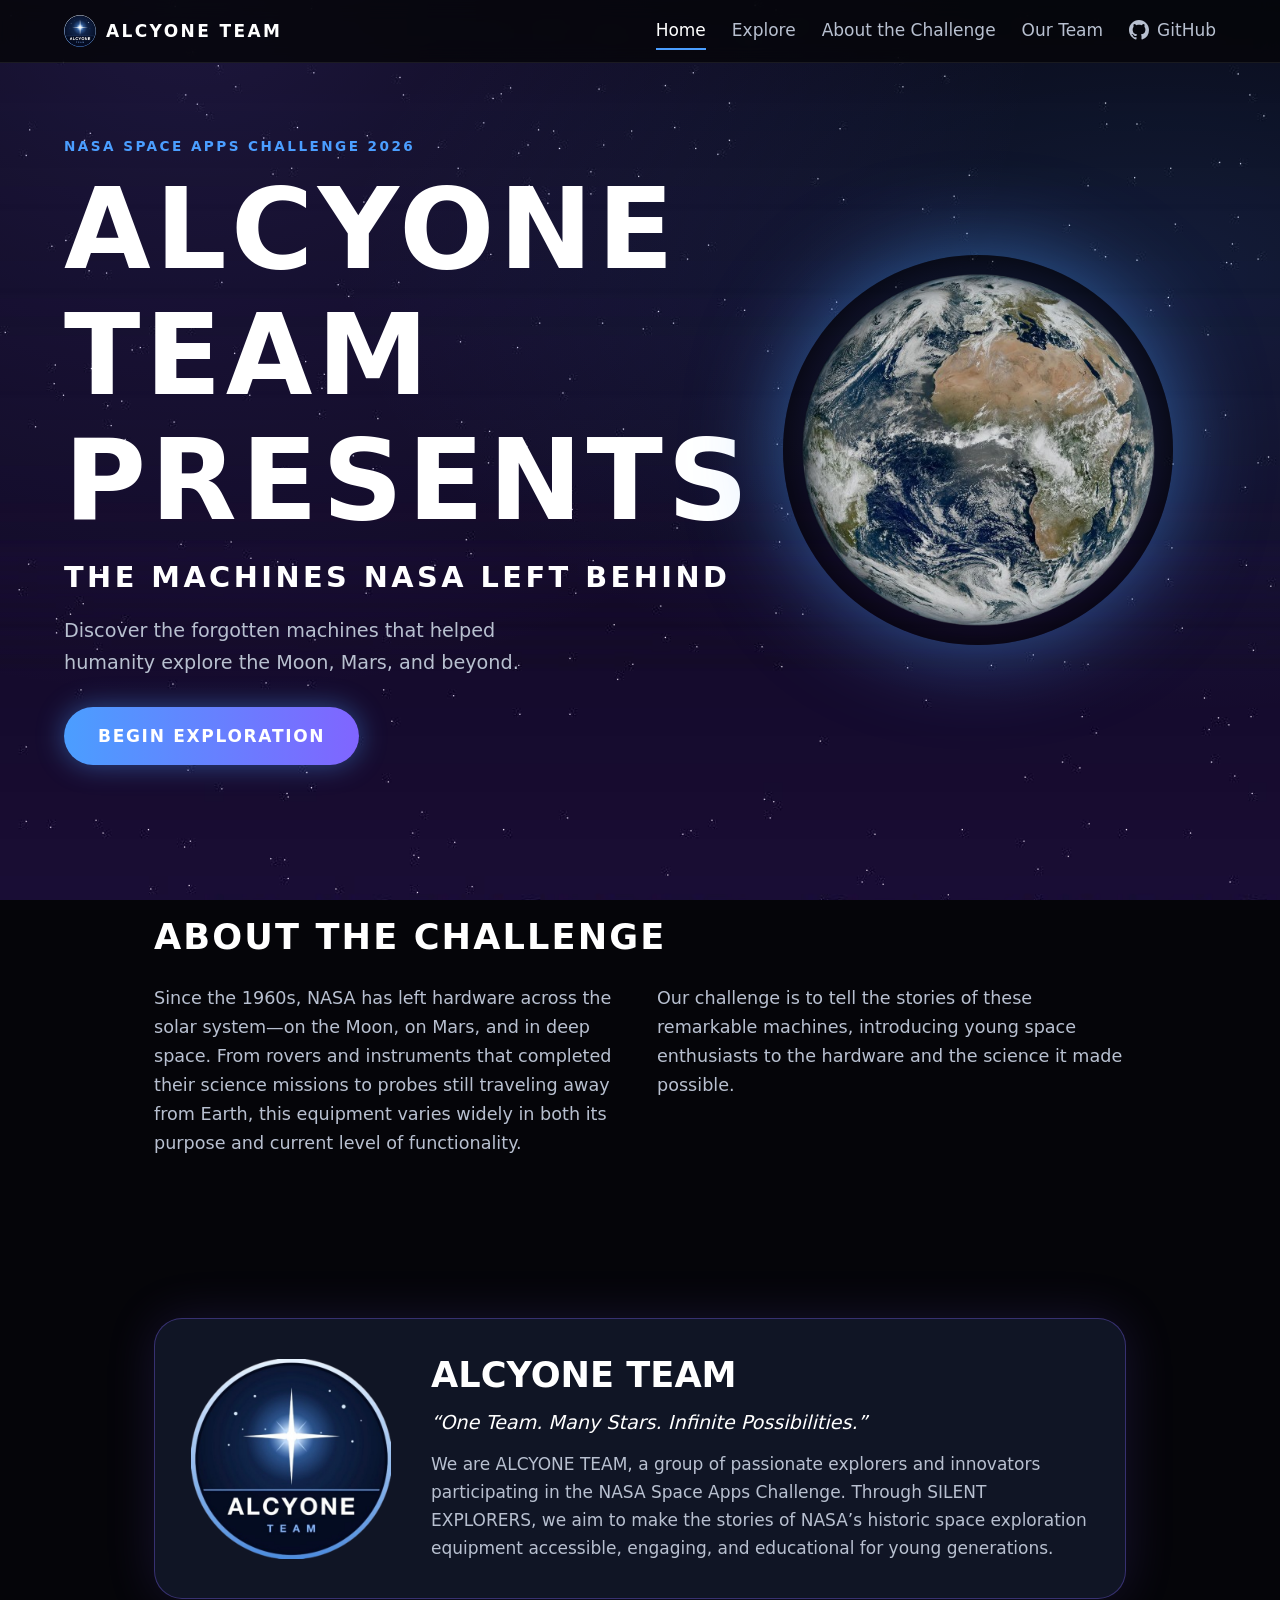
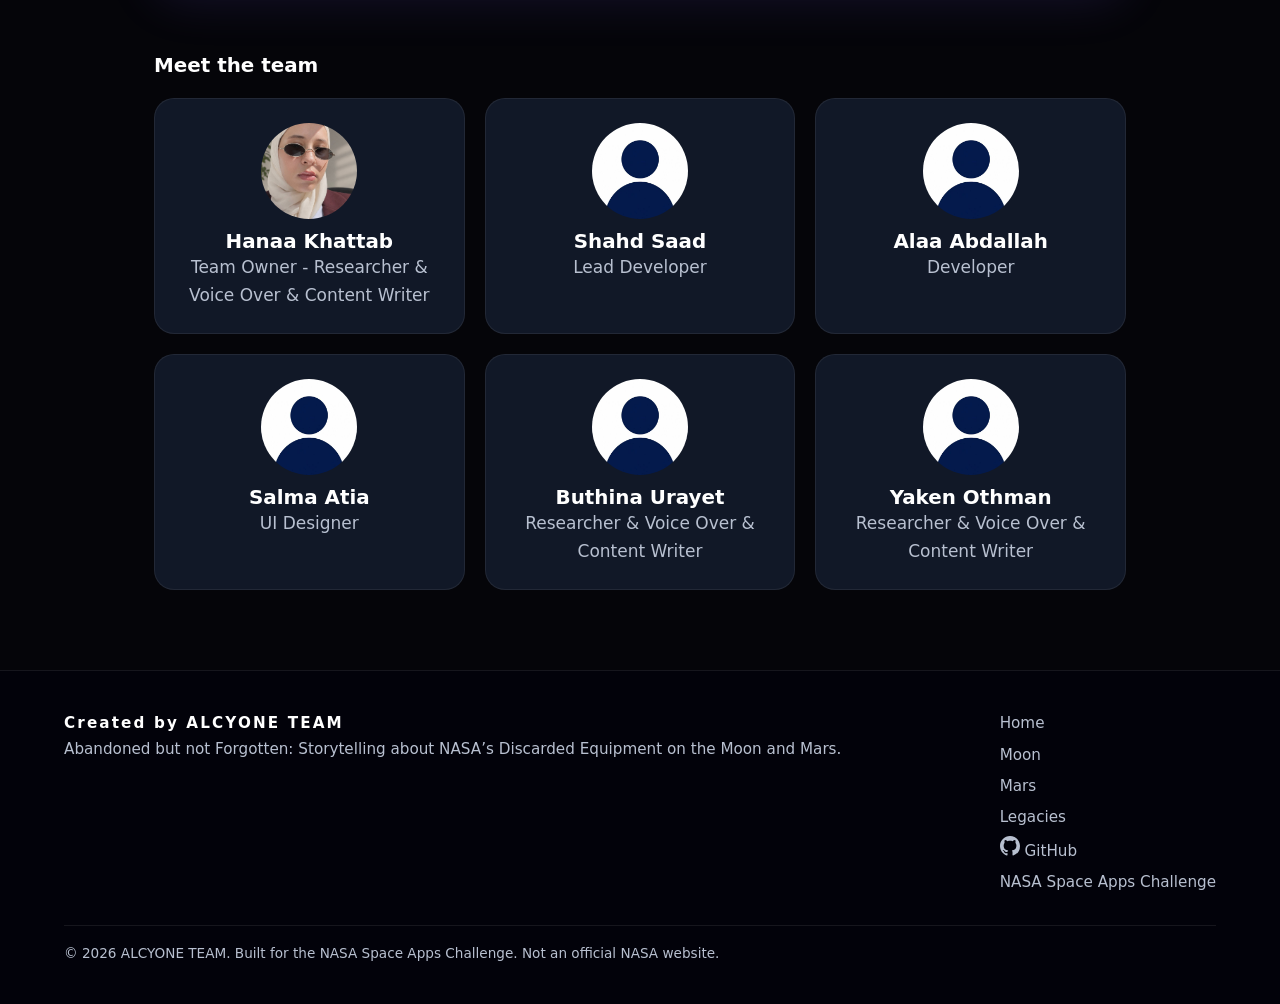
<file: index.html>
<!doctype html>
<html lang="en">
  <head>
    <meta charset="utf-8" />
    <meta name="viewport" content="width=device-width, initial-scale=1" />
    <title>ALCYONE TEAM</title>
    <link rel="stylesheet" href="css/style.css" />
    <link rel="icon" type="image/png" href="images/photo_2026-10-27_21-55-32-removebg-preview.png" />
  </head>
  <body class="home">
    <header class="nav">
      <a class="brand" href="index.html"
        ><img
          src="images/photo_2026-10-27_21-55-32-removebg-preview.png"
          alt="ALCYONE TEAM logo"
          width="32"
          height="32"
        />ALCYONE TEAM</a
      ><input type="checkbox" id="mt" class="mt" /><label
        for="mt"
        class="mb"
        aria-label="Menu"
        ><span></span
      ></label>
      <nav>
  <a href="index.html" aria-current="page">Home</a>
  <a href="exploration-1.html">Explore</a>
  <a href="index.html#about">About the Challenge</a>
  <a href="index.html#team">Our Team</a>
  <a href="https://github.com/shahdsaad-ly/ALCYONE-TEAM---NASA-SPACE-APPS-CHALLENGE-2026" class="nav-github" target="_blank" rel="noopener" aria-label="Team ALCYONE on GitHub">
    <svg viewBox="0 0 16 16" width="20" height="20" fill="currentColor" aria-hidden="true">
            <path d="M8 0C3.58 0 0 3.58 0 8c0 3.54 2.29 6.53 5.47 7.59.4.07.55-.17.55-.38 0-.19-.01-.82-.01-1.49-2.01.37-2.53-.49-2.69-.94-.09-.23-.48-.94-.82-1.13-.28-.15-.68-.52-.01-.53.63-.01 1.08.58 1.23.82.72 1.21 1.87.87 2.33.66.07-.52.28-.87.51-1.07-1.78-.2-3.64-.89-3.64-3.95 0-.87.31-1.59.82-2.15-.08-.2-.36-1.02.08-2.12 0 0 .67-.21 2.2.82.64-.18 1.32-.27 2-.27.68 0 1.36.09 2 .27 1.53-1.04 2.2-.82 2.2-.82.44 1.1.16 1.92.08 2.12.51.56.82 1.27.82 2.15 0 3.07-1.87 3.75-3.65 3.95.29.25.54.73.54 1.48 0 1.07-.01 1.93-.01 2.2 0 .21.15.46.55.38A8.013 8.013 0 0016 8c0-4.42-3.58-8-8-8z"/>
            </svg>
            <span>GitHub</span>
  </a>
</nav>
    </header>
    <main>
      <section class="hero">
        <div class="ht">
          <p class="ident">NASA SPACE APPS CHALLENGE 2026</p>
          <h1>ALCYONE TEAM PRESENTS</h1>
          <p class="chal">THE MACHINES NASA LEFT BEHIND</p>
          <p class="sub">
            Discover the forgotten machines that helped humanity explore the
            Moon, Mars, and beyond.
          </p>
          <a class="btn" href="exploration-1.html">BEGIN EXPLORATION</a>
        </div>
        <img
          class="earth"
          src="images/image-removebg-preview.png"
          alt="Planet Earth seen from space"
          width="500"
          height="500"
        />
      </section>
      <section id="about" class="wrap">
        <h2>ABOUT THE CHALLENGE</h2>
        <div class="two">
          <p class="lead">
            Since the 1960s, NASA has left hardware across the solar system—on
            the Moon, on Mars, and in deep space. From rovers and instruments
            that completed their science missions to probes still traveling away
            from Earth, this equipment varies widely in both its purpose and
            current level of functionality.
          </p>
          <p class="lead">
            Our challenge is to tell the stories of these remarkable machines,
            introducing young space enthusiasts to the hardware and the science
            it made possible.
          </p>
        </div>
      </section>
      <section id="team" class="wrap">
        <div class="tm">
          <img
            src="images/photo_2026-10-27_21-55-32-removebg-preview.png"
            alt="ALCYONE TEAM logo"
            width="200"
            height="200"
          />
          <div>
            <h2>ALCYONE TEAM</h2>
            <p class="slogan">
              “One Team. Many Stars. Infinite Possibilities.”
            </p>
            <p>
              We are ALCYONE TEAM, a group of passionate explorers and
              innovators participating in the NASA Space Apps Challenge. Through
              SILENT EXPLORERS, we aim to make the stories of NASA’s historic space
              exploration equipment accessible, engaging, and educational for
              young generations.
            </p>
          </div>
        </div>
        <h3 class="mh">Meet the team</h3>
        <ul class="members">
          <li class="mem">
            <img
              src="images/team-member-01.jpg"
              alt="Photo of Team Member 01"
              width="96"
              height="96"
            />
            <h3>Hanaa Khattab</h3>
            <p>Team Owner - Researcher & Voice Over & Content Writer</p>
          </li>
          <li class="mem">
            <img
              src="images/team-member-02.jpg"
              alt="Photo of Team Member 02"
              width="96"
              height="96"
            />
            <h3>Shahd Saad</h3>
            <p>Lead Developer</p>
          </li>
          <li class="mem">
            <img
              src="images/team-member-03.jpg"
              alt="Photo of Team Member 03"
              width="96"
              height="96"
            />
            <h3>Alaa Abdallah</h3>
            <p>Developer</p>
          </li>
          <li class="mem">
            <img
              src="images/team-member-04.jpg"
              alt="Photo of Team Member 04"
              width="96"
              height="96"
            />
            <h3>Salma Atia</h3>
            <p>UI Designer</p>
          </li>
          <li class="mem">
            <img
              src="images/team-member-05.jpg"
              alt="Photo of Team Member 05"
              width="96"
              height="96"
            />
            <h3>Buthina Urayet</h3>
            <p>Researcher & Voice Over & Content Writer</p>
          </li>
          <li class="mem">
            <img
              src="images/team-member-06.jpg"
              alt="Photo of Team Member 06"
              width="96"
              height="96"
            />
            <h3>Yaken Othman</h3>
            <p>Researcher & Voice Over & Content Writer</p>
          </li>
        </ul>
      </section>
    </main>
    <footer class="foot">
      <div>
        <strong>Created by ALCYONE TEAM</strong>
        <p>
          Abandoned but not Forgotten: Storytelling about NASA’s Discarded
          Equipment on the Moon and Mars.
        </p>
      </div>
      <div>
        <a href="index.html">Home</a><a href="exploration-1.html">Moon</a
        ><a href="exploration-2.html">Mars</a
        ><a href="exploration-3.html">Legacies</a
        >
        <a href="https://github.com/shahdsaad-ly/ALCYONE-TEAM---NASA-SPACE-APPS-CHALLENGE-2026"
            class="nav-github" target="_blank" rel="noopener"
            aria-label="Team ALCYONE on GitHub">
            <svg viewBox="0 0 16 16" width="20" height="20" fill="currentColor" aria-hidden="true">
            <path d="M8 0C3.58 0 0 3.58 0 8c0 3.54 2.29 6.53 5.47 7.59.4.07.55-.17.55-.38 0-.19-.01-.82-.01-1.49-2.01.37-2.53-.49-2.69-.94-.09-.23-.48-.94-.82-1.13-.28-.15-.68-.52-.01-.53.63-.01 1.08.58 1.23.82.72 1.21 1.87.87 2.33.66.07-.52.28-.87.51-1.07-1.78-.2-3.64-.89-3.64-3.95 0-.87.31-1.59.82-2.15-.08-.2-.36-1.02.08-2.12 0 0 .67-.21 2.2.82.64-.18 1.32-.27 2-.27.68 0 1.36.09 2 .27 1.53-1.04 2.2-.82 2.2-.82.44 1.1.16 1.92.08 2.12.51.56.82 1.27.82 2.15 0 3.07-1.87 3.75-3.65 3.95.29.25.54.73.54 1.48 0 1.07-.01 1.93-.01 2.2 0 .21.15.46.55.38A8.013 8.013 0 0016 8c0-4.42-3.58-8-8-8z"/>
            </svg>
            <span>GitHub</span>
        </a>
        <a
          href="https://www.spaceappschallenge.org/"
          target="_blank"
          rel="noopener"
          >NASA Space Apps Challenge</a
        >
      </div>
      <p class="copy">
        © 2026 ALCYONE TEAM. Built for the NASA Space Apps Challenge. Not an
        official NASA website.
      </p>
    </footer>
  </body>
</html>
</file>
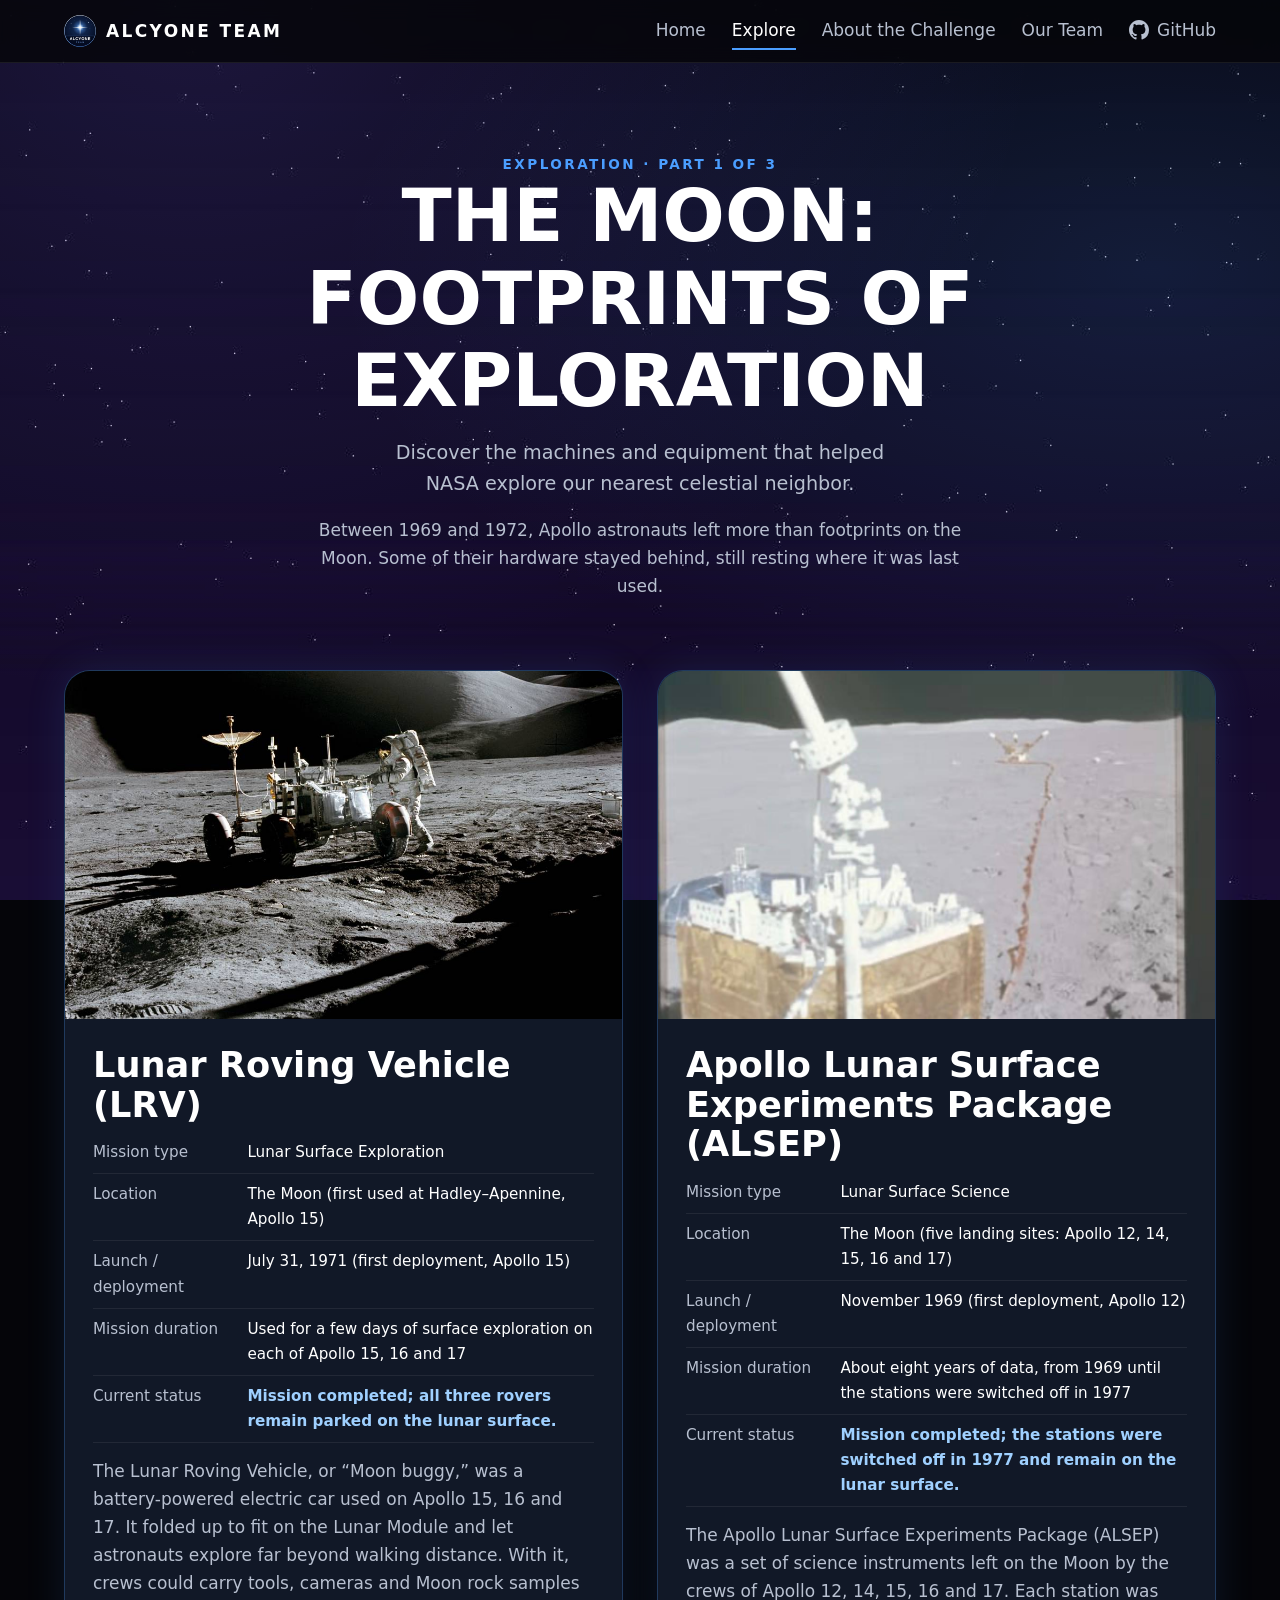
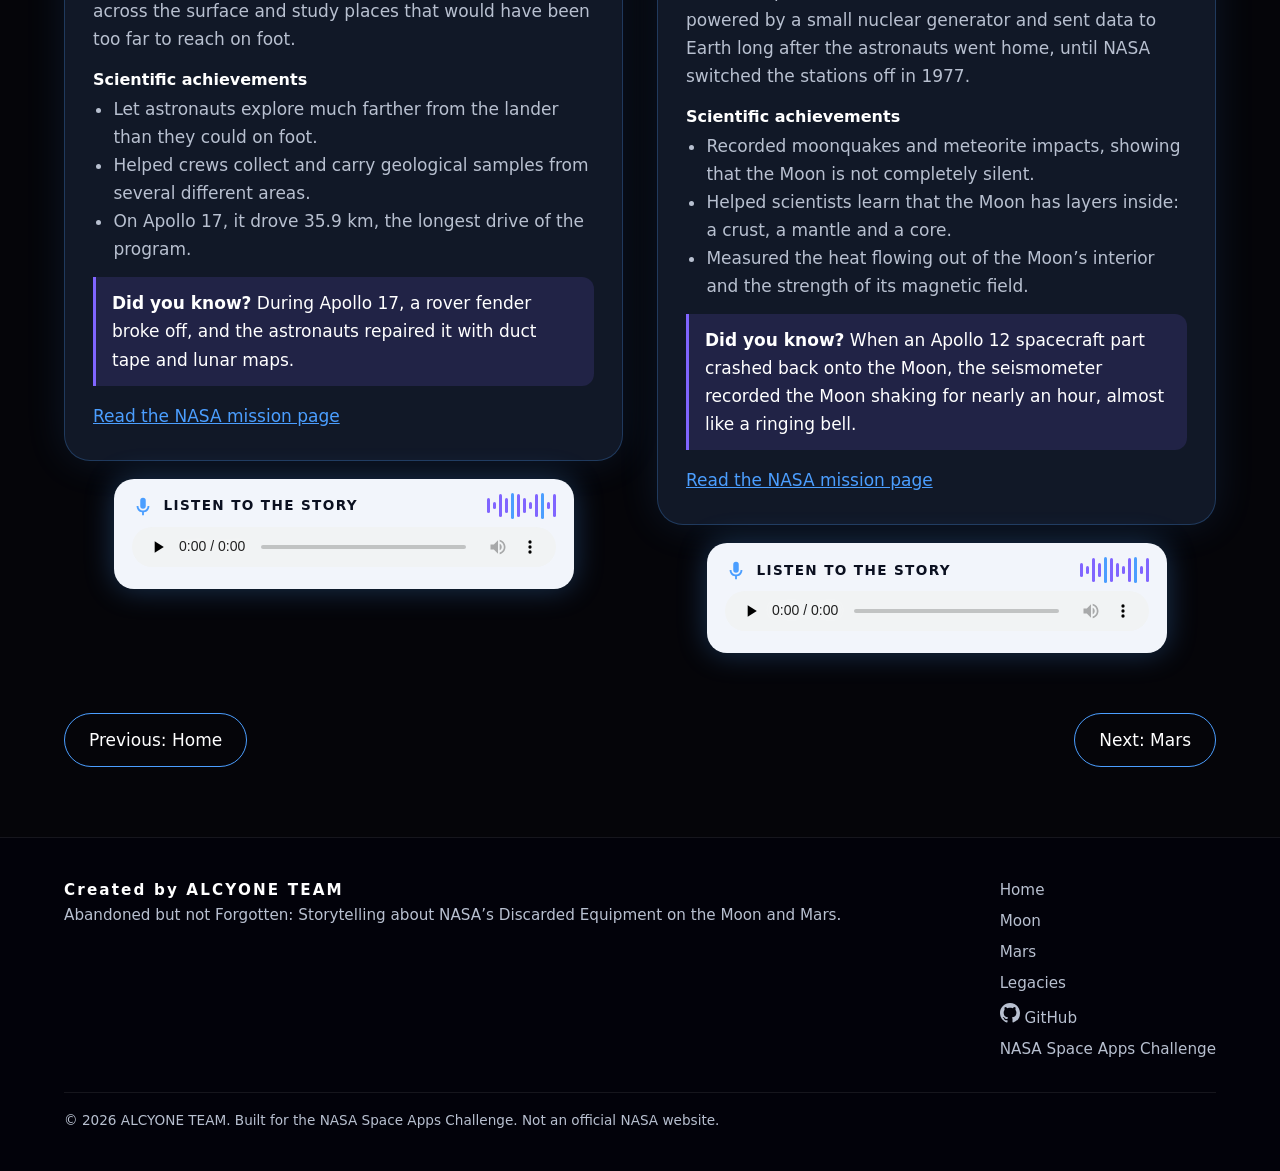
<file: exploration-1.html>
<!doctype html>
<html lang="en">
  <head>
    <meta charset="utf-8" />
    <meta name="viewport" content="width=device-width, initial-scale=1" />
    <title>The Moon: Footprints Of Exploration</title>
    <link rel="stylesheet" href="css/style.css" />
    <link rel="icon" type="image/png" href="images/photo_2026-10-27_21-55-32-removebg-preview.png" />
  </head>
  <body class="">
    <header class="nav">
      <a class="brand" href="index.html"
        ><img
          src="images/photo_2026-10-27_21-55-32-removebg-preview.png"
          alt="ALCYONE TEAM logo"
          width="32"
          height="32"
        />ALCYONE TEAM</a
      ><input type="checkbox" id="mt" class="mt" /><label
        for="mt"
        class="mb"
        aria-label="Menu"
        ><span></span
      ></label>
        <nav>
        <a href="index.html">Home</a>
        <a href="exploration-1.html" aria-current="page">Explore</a>
        <a href="index.html#about">About the Challenge</a>
        <a href="index.html#team">Our Team</a>
        <a href="https://github.com/shahdsaad-ly/ALCYONE-TEAM---NASA-SPACE-APPS-CHALLENGE-2026"
            class="nav-github" target="_blank" rel="noopener"
            aria-label="Team ALCYONE on GitHub">
            <svg viewBox="0 0 16 16" width="20" height="20" fill="currentColor" aria-hidden="true">
            <path d="M8 0C3.58 0 0 3.58 0 8c0 3.54 2.29 6.53 5.47 7.59.4.07.55-.17.55-.38 0-.19-.01-.82-.01-1.49-2.01.37-2.53-.49-2.69-.94-.09-.23-.48-.94-.82-1.13-.28-.15-.68-.52-.01-.53.63-.01 1.08.58 1.23.82.72 1.21 1.87.87 2.33.66.07-.52.28-.87.51-1.07-1.78-.2-3.64-.89-3.64-3.95 0-.87.31-1.59.82-2.15-.08-.2-.36-1.02.08-2.12 0 0 .67-.21 2.2.82.64-.18 1.32-.27 2-.27.68 0 1.36.09 2 .27 1.53-1.04 2.2-.82 2.2-.82.44 1.1.16 1.92.08 2.12.51.56.82 1.27.82 2.15 0 3.07-1.87 3.75-3.65 3.95.29.25.54.73.54 1.48 0 1.07-.01 1.93-.01 2.2 0 .21.15.46.55.38A8.013 8.013 0 0016 8c0-4.42-3.58-8-8-8z"/>
            </svg>
            <span>GitHub</span>
        </a>
        </nav>
    </header>
    <main>
      <section class="ph1">
        <p class="ident">Exploration · Part 1 of 3</p>
        <h1>THE MOON: FOOTPRINTS OF EXPLORATION</h1>
        <p class="sub">
          Discover the machines and equipment that helped NASA explore our
          nearest celestial neighbor.
        </p>
        <p class="intro">
          Between 1969 and 1972, Apollo astronauts left more than footprints on
          the Moon. Some of their hardware stayed behind, still resting where it
          was last used.
        </p>
      </section>
      <section class="pair">
        <article class="item">
          <div class="card">
            <img
              class="shot"
              src="images/apollo-11-lunar-module.jpg"
              alt="Apollo 15 astronaut James Irwin works at the Lunar Roving Vehicle, with Mount Hadley in the background."
              loading="lazy"
            />
            <div class="cb">
              <h2>Lunar Roving Vehicle (LRV)</h2>
              <dl>
                <div>
                  <dt>Mission type</dt>
                  <dd>Lunar Surface Exploration</dd>
                </div>
                <div>
                  <dt>Location</dt>
                  <dd>The Moon (first used at Hadley–Apennine, Apollo 15)</dd>
                </div>
                <div>
                  <dt>Launch / deployment</dt>
                  <dd>July 31, 1971 (first deployment, Apollo 15)</dd>
                </div>
                <div>
                  <dt>Mission duration</dt>
                  <dd>
                    Used for a few days of surface exploration on each of Apollo 15, 16 and 17
                  </dd>
                </div>
                <div class="st">
                  <dt>Current status</dt>
                  <dd>
                    Mission completed; all three rovers remain parked on the lunar surface.
                  </dd>
                </div>
              </dl>
              <p>
                The Lunar Roving Vehicle, or “Moon buggy,” was a battery-powered electric car used on Apollo 15,
                16 and 17. It folded up to fit on the Lunar Module and let astronauts explore far 
                beyond walking distance. With it, crews could carry tools, cameras and Moon rock samples
                across the surface and study places that would have been too far to reach on foot.
              </p>
              <h3>Scientific achievements</h3>
              <ul>
                <li>Let astronauts explore much farther from the lander than they could on foot.</li>
                <li>Helped crews collect and carry geological samples from several different areas.</li>
                <li>
                  On Apollo 17, it drove 35.9 km, the longest drive of the program.
                </li>
              </ul>
              <p class="fact">
                <strong>Did you know?</strong> 
                During Apollo 17, a rover fender broke off, and the astronauts repaired it with duct tape and lunar maps.
              </p>
              <a
                class="src"
                href="https://www.nasa.gov/image-article/apollo-15-lunar-roving-vehicle/"
                target="_blank"
                rel="noopener"
                >Read the NASA mission page</a
              >
            </div>
          </div>
          <div class="player">
            <div class="ph">
              <svg
                viewBox="0 0 24 24"
                width="22"
                height="22"
                aria-hidden="true"
              >
                <path
                  fill="#4B9EFF"
                  d="M12 15a3 3 0 0 0 3-3V6a3 3 0 0 0-6 0v6a3 3 0 0 0 3 3zm5-3a5 5 0 0 1-10 0H5a7 7 0 0 0 6 6.9V22h2v-3.1A7 7 0 0 0 19 12z"
                /></svg
              ><span>Listen to the story</span
              ><i class="wave" aria-hidden="true"
                ><b></b><b></b><b></b><b></b><b></b><b></b><b></b><b></b><b></b
                ><b></b><b></b><b></b
              ></i>
            </div>
            <audio controls preload="none">
              <source
                src="audio/Card1.mp3"
                type="audio/mpeg"
              />
              Your browser does not support audio playback.
            </audio>
          </div>
        </article>
        <article class="item">
          <div class="card">
            <img
              class="shot"
              src="images/apollo-lunar-rover.jpg"
              alt="The central station of an Apollo Lunar Surface Experiments Package (ALSEP) on the Moon"
              loading="lazy"
            />
            <div class="cb">
              <h2>Apollo Lunar Surface Experiments Package (ALSEP)</h2>
              <dl>
                <div>
                  <dt>Mission type</dt>
                  <dd>Lunar Surface Science</dd>
                </div>
                <div>
                  <dt>Location</dt>
                  <dd>The Moon (five landing sites: Apollo 12, 14, 15, 16 and 17)</dd>
                </div>
                <div>
                  <dt>Launch / deployment</dt>
                  <dd>November 1969 (first deployment, Apollo 12)</dd>
                </div>
                <div>
                  <dt>Mission duration</dt>
                  <dd>
                    About eight years of data, from 1969 until the stations were switched off in 1977
                  </dd>
                </div>
                <div class="st">
                  <dt>Current status</dt>
                  <dd>
                    Mission completed; the stations were switched off in 1977 and remain on the lunar surface.
                  </dd>
                </div>
              </dl>
              <p>
                The Apollo Lunar Surface Experiments Package (ALSEP) was a set of science instruments
                left on the Moon by the crews of Apollo 12, 14, 15, 16 and 17. 
                Each station was powered by a small nuclear generator and sent data to Earth
                long after the astronauts went home, until NASA switched the stations off in 1977.
              </p>
              <h3>Scientific achievements</h3>
              <ul>
                <li>Recorded moonquakes and meteorite impacts, showing that the Moon is not completely silent.</li>
                <li>Helped scientists learn that the Moon has layers inside: a crust, a mantle and a core.</li>
                <li>Measured the heat flowing out of the Moon’s interior and the strength of its magnetic field.</li>
              </ul>
              <p class="fact">
                <strong>Did you know?</strong> 
                When an Apollo 12 spacecraft part crashed back onto the Moon,
                the seismometer recorded the Moon shaking for nearly an hour, almost like a ringing bell.
              </p>
              <a
                class="src"
                href="https://www.nasa.gov/mission/apollo-15/"
                target="_blank"
                rel="noopener"
                >Read the NASA mission page</a
              >
            </div>
          </div>
          <div class="player">
            <div class="ph">
              <svg
                viewBox="0 0 24 24"
                width="22"
                height="22"
                aria-hidden="true"
              >
                <path
                  fill="#4B9EFF"
                  d="M12 15a3 3 0 0 0 3-3V6a3 3 0 0 0-6 0v6a3 3 0 0 0 3 3zm5-3a5 5 0 0 1-10 0H5a7 7 0 0 0 6 6.9V22h2v-3.1A7 7 0 0 0 19 12z"
                /></svg
              ><span>Listen to the story</span
              ><i class="wave" aria-hidden="true"
                ><b></b><b></b><b></b><b></b><b></b><b></b><b></b><b></b><b></b
                ><b></b><b></b><b></b
              ></i>
            </div>
            <audio controls preload="none">
              <source src="audio/Card2.mp3" type="audio/mpeg" />
              Your browser does not support audio playback.
            </audio>
          </div>
        </article>
      </section>
      <div class="pager">
        <a class="pn" href="index.html">Previous: Home</a
        ><a class="pn" href="exploration-2.html">Next: Mars</a>
      </div>
    </main>
    <footer class="foot">
      <div>
        <strong>Created by ALCYONE TEAM</strong>
        <p>
          Abandoned but not Forgotten: Storytelling about NASA’s Discarded
          Equipment on the Moon and Mars.
        </p>
      </div>
      <div>
        <a href="index.html">Home</a><a href="exploration-1.html">Moon</a
        ><a href="exploration-2.html">Mars</a
        ><a href="exploration-3.html">Legacies</a
        >
        <a href="https://github.com/shahdsaad-ly/ALCYONE-TEAM---NASA-SPACE-APPS-CHALLENGE-2026"
            class="nav-github" target="_blank" rel="noopener"
            aria-label="Team ALCYONE on GitHub">
            <svg viewBox="0 0 16 16" width="20" height="20" fill="currentColor" aria-hidden="true">
            <path d="M8 0C3.58 0 0 3.58 0 8c0 3.54 2.29 6.53 5.47 7.59.4.07.55-.17.55-.38 0-.19-.01-.82-.01-1.49-2.01.37-2.53-.49-2.69-.94-.09-.23-.48-.94-.82-1.13-.28-.15-.68-.52-.01-.53.63-.01 1.08.58 1.23.82.72 1.21 1.87.87 2.33.66.07-.52.28-.87.51-1.07-1.78-.2-3.64-.89-3.64-3.95 0-.87.31-1.59.82-2.15-.08-.2-.36-1.02.08-2.12 0 0 .67-.21 2.2.82.64-.18 1.32-.27 2-.27.68 0 1.36.09 2 .27 1.53-1.04 2.2-.82 2.2-.82.44 1.1.16 1.92.08 2.12.51.56.82 1.27.82 2.15 0 3.07-1.87 3.75-3.65 3.95.29.25.54.73.54 1.48 0 1.07-.01 1.93-.01 2.2 0 .21.15.46.55.38A8.013 8.013 0 0016 8c0-4.42-3.58-8-8-8z"/>
            </svg>
            <span>GitHub</span>
        </a>
        <a
          href="https://www.spaceappschallenge.org/"
          target="_blank"
          rel="noopener"
          >NASA Space Apps Challenge</a
        >
      </div>
      <p class="copy">
        © 2026 ALCYONE TEAM. Built for the NASA Space Apps Challenge. Not an
        official NASA website.
      </p>
    </footer>
  </body>
</html>
</file>
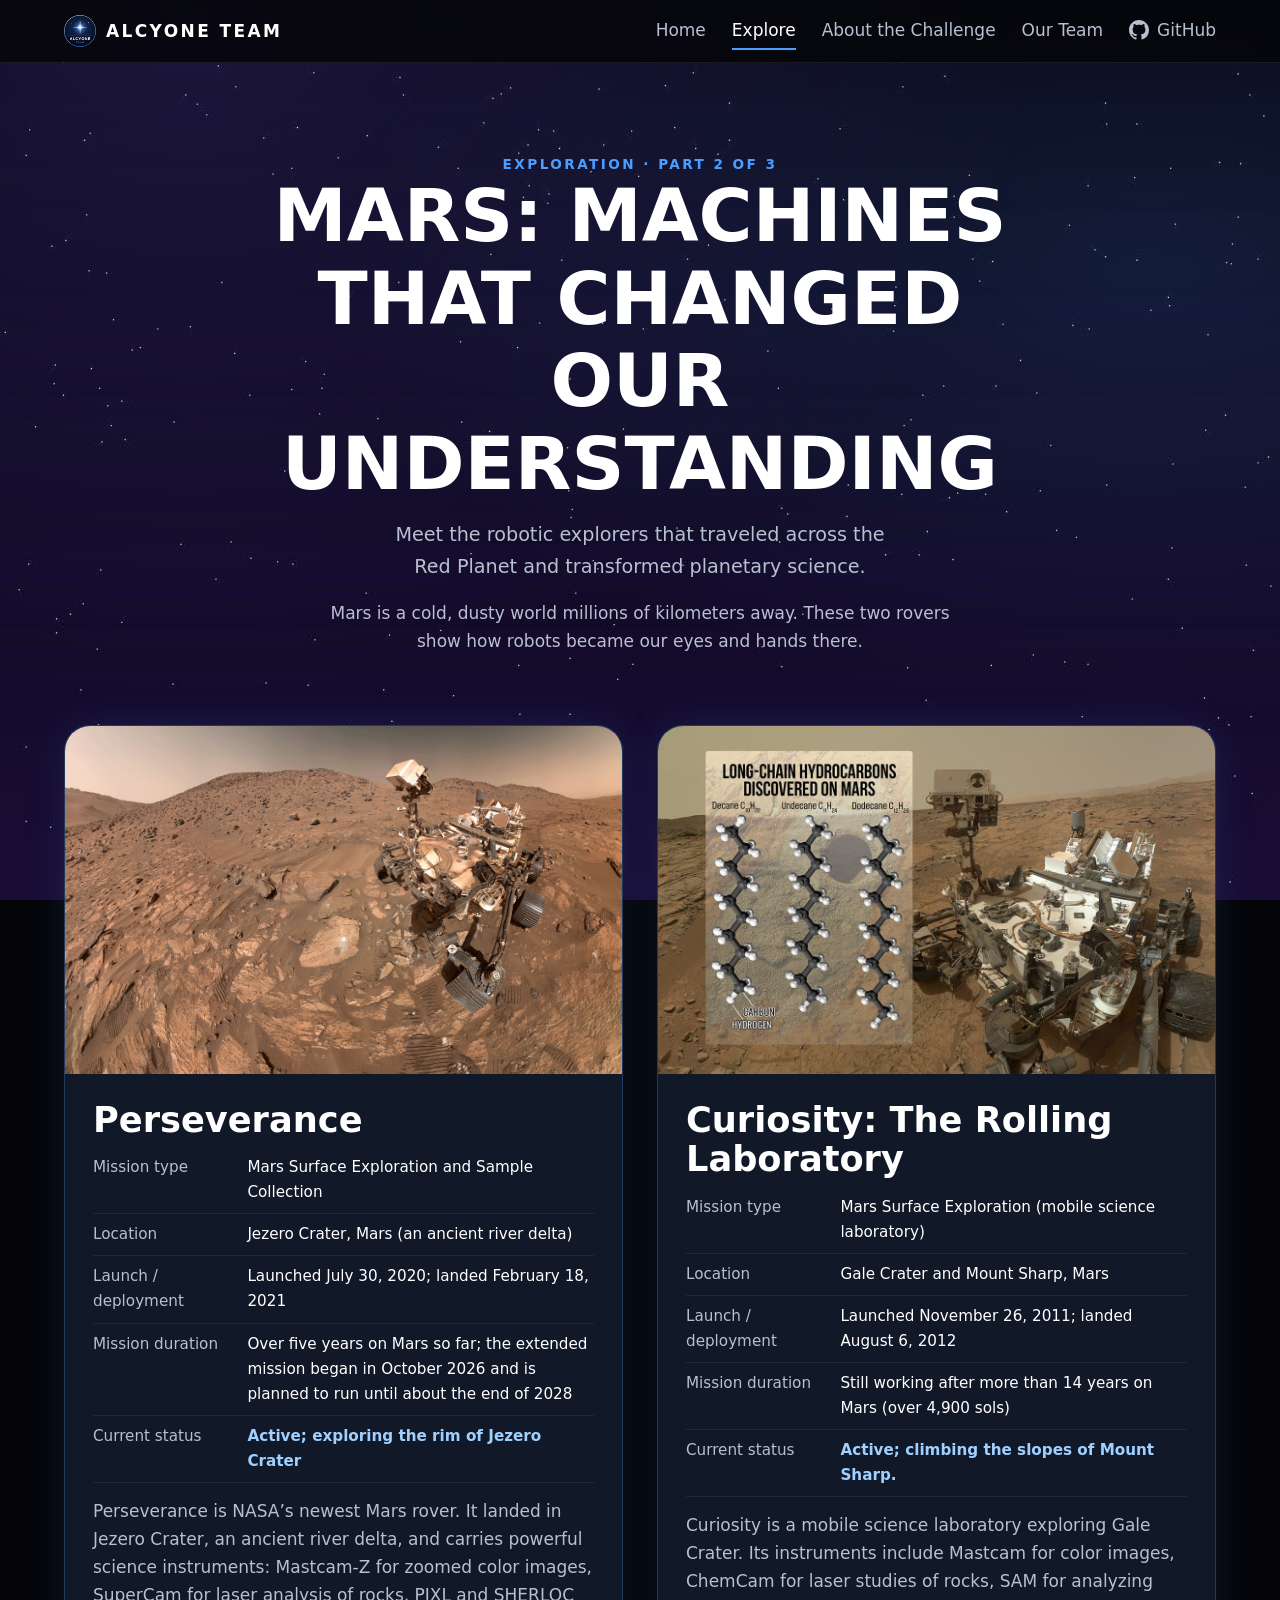
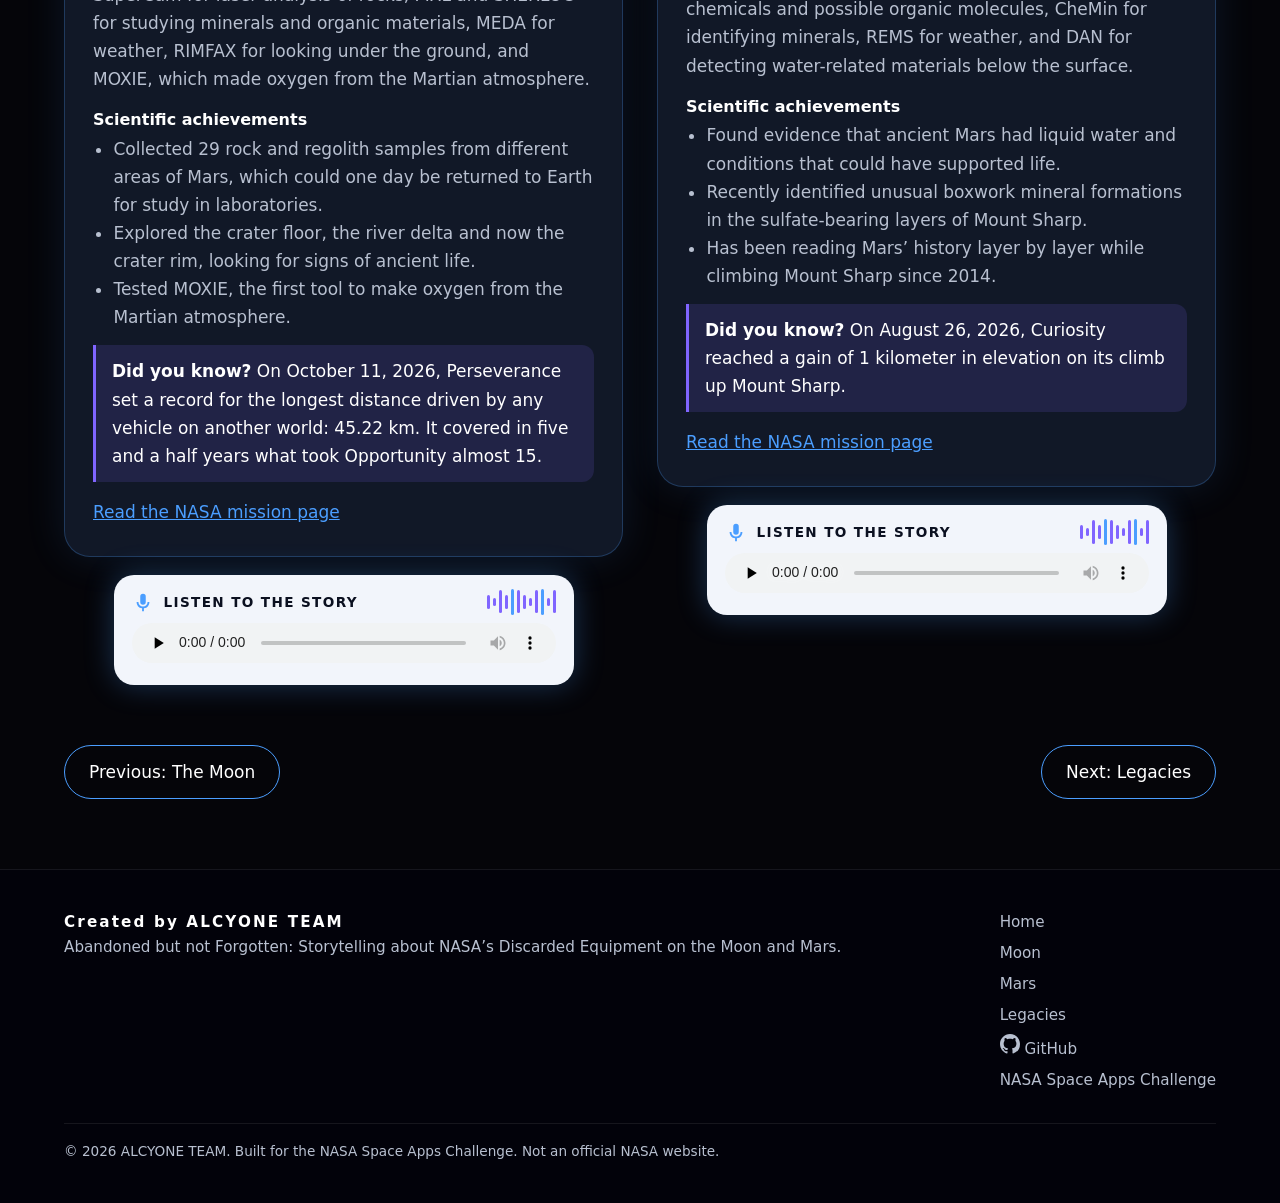
<file: exploration-2.html>
<!doctype html>
<html lang="en">
  <head>
    <meta charset="utf-8" />
    <meta name="viewport" content="width=device-width, initial-scale=1" />
    <title>Mars: Machines That Changed Our Understanding</title>
    <link rel="stylesheet" href="css/style.css" />
    <link rel="icon" type="image/png" href="images/photo_2026-10-27_21-55-32-removebg-preview.png" />
  </head>
  <body class="">
    <header class="nav">
      <a class="brand" href="index.html"
        ><img
          src="images/photo_2026-10-27_21-55-32-removebg-preview.png"
          alt="ALCYONE TEAM logo"
          width="32"
          height="32"
        />ALCYONE TEAM</a
      ><input type="checkbox" id="mt" class="mt" /><label
        for="mt"
        class="mb"
        aria-label="Menu"
        ><span></span
      ></label>
            <nav>
        <a href="index.html">Home</a>
        <a href="exploration-1.html" aria-current="page">Explore</a>
        <a href="index.html#about">About the Challenge</a>
        <a href="index.html#team">Our Team</a>
        <a href="https://github.com/shahdsaad-ly/ALCYONE-TEAM---NASA-SPACE-APPS-CHALLENGE-2026"
            class="nav-github" target="_blank" rel="noopener"
            aria-label="Team ALCYONE on GitHub">
            <svg viewBox="0 0 16 16" width="20" height="20" fill="currentColor" aria-hidden="true">
            <path d="M8 0C3.58 0 0 3.58 0 8c0 3.54 2.29 6.53 5.47 7.59.4.07.55-.17.55-.38 0-.19-.01-.82-.01-1.49-2.01.37-2.53-.49-2.69-.94-.09-.23-.48-.94-.82-1.13-.28-.15-.68-.52-.01-.53.63-.01 1.08.58 1.23.82.72 1.21 1.87.87 2.33.66.07-.52.28-.87.51-1.07-1.78-.2-3.64-.89-3.64-3.95 0-.87.31-1.59.82-2.15-.08-.2-.36-1.02.08-2.12 0 0 .67-.21 2.2.82.64-.18 1.32-.27 2-.27.68 0 1.36.09 2 .27 1.53-1.04 2.2-.82 2.2-.82.44 1.1.16 1.92.08 2.12.51.56.82 1.27.82 2.15 0 3.07-1.87 3.75-3.65 3.95.29.25.54.73.54 1.48 0 1.07-.01 1.93-.01 2.2 0 .21.15.46.55.38A8.013 8.013 0 0016 8c0-4.42-3.58-8-8-8z"/>
            </svg>
            <span>GitHub</span>
        </a>
        </nav>
    </header>
    <main>
      <section class="ph1">
        <p class="ident">Exploration · Part 2 of 3</p>
        <h1>MARS: MACHINES THAT CHANGED OUR UNDERSTANDING</h1>
        <p class="sub">
          Meet the robotic explorers that traveled across the Red Planet and
          transformed planetary science.
        </p>
        <p class="intro">
          Mars is a cold, dusty world millions of kilometers away. These two
          rovers show how robots became our eyes and hands there.
        </p>
      </section>
      <section class="pair">
        <article class="item">
          <div class="card">
            <img
              class="shot"
              src="images/PIA26344.gif"
              alt="NASA’s Perseverance rover exploring Jezero Crater on Mars, with its robotic arm and science"
              loading="lazy"
            />
            <div class="cb">
              <h2>Perseverance</h2>
              <dl>
                <div>
                  <dt>Mission type</dt>
                  <dd>Mars Surface Exploration and Sample Collection</dd>
                </div>
                <div>
                  <dt>Location</dt>
                  <dd>Jezero Crater, Mars (an ancient river delta)</dd>
                </div>
                <div>
                  <dt>Launch / deployment</dt>
                  <dd>Launched July 30, 2020; landed February 18, 2021</dd>
                </div>
                <div>
                  <dt>Mission duration</dt>
                  <dd>
                    Over five years on Mars so far; the extended mission began in October 2026
                    and is planned to run until about the end of 2028
                  </dd>
                </div>
                <div class="st">
                  <dt>Current status</dt>
                  <dd>Active; exploring the rim of Jezero Crater</dd>
                </div>
              </dl>
              <p>
                Perseverance is NASA’s newest Mars rover. It landed in Jezero Crater,
                an ancient river delta, and carries powerful science instruments:
                Mastcam-Z for zoomed color images, SuperCam for laser analysis of rocks, 
                PIXL and SHERLOC for studying minerals and organic materials, MEDA for weather,
                RIMFAX for looking under the ground, and MOXIE, which made oxygen from the Martian atmosphere.
              </p>
              <h3>Scientific achievements</h3>
              <ul>
                <li>Collected 29 rock and regolith samples from different areas of Mars, which could one day be returned to Earth for study in laboratories.</li>
                <li>Explored the crater floor, the river delta and now the crater rim, looking for signs of ancient life.</li>
                <li>Tested MOXIE, the first tool to make oxygen from the Martian atmosphere.</li>
              </ul>
              <p class="fact">
                <strong>Did you know?</strong> On October 11, 2026, Perseverance set a record for the longest distance driven by any vehicle on another world: 45.22 km. It covered in five and a half years what took Opportunity almost 15.
              </p>
              <a
                class="src"
                href="https://science.nasa.gov/mission/mars-2020-perseverance/"
                target="_blank"
                rel="noopener"
                >Read the NASA mission page</a
              >
            </div>
          </div>
          <div class="player">
            <div class="ph">
              <svg
                viewBox="0 0 24 24"
                width="22"
                height="22"
                aria-hidden="true"
              >
                <path
                  fill="#4B9EFF"
                  d="M12 15a3 3 0 0 0 3-3V6a3 3 0 0 0-6 0v6a3 3 0 0 0 3 3zm5-3a5 5 0 0 1-10 0H5a7 7 0 0 0 6 6.9V22h2v-3.1A7 7 0 0 0 19 12z"
                /></svg
              ><span>Listen to the story</span
              ><i class="wave" aria-hidden="true"
                ><b></b><b></b><b></b><b></b><b></b><b></b><b></b><b></b><b></b
                ><b></b><b></b><b></b
              ></i>
            </div>
            <audio controls preload="none">
              <source src="audio/Card3.mp3" type="audio/mpeg" />
              Your browser does not support audio playback.
            </audio>
          </div>
        </article>
        <article class="item">
          <div class="card">
            <img
              class="shot"
              src="images/Curiosity-The-Rolling-Laboratory.jpg"
              alt="NASA’s Curiosity rover studying rock layers on Mount Sharp inside Gale Crater on Mars."
              loading="lazy"
            />
            <div class="cb">
              <h2>Curiosity: The Rolling Laboratory</h2>
              <dl>
                <div>
                  <dt>Mission type</dt>
                  <dd>Mars Surface Exploration (mobile science laboratory)</dd>
                </div>
                <div>
                  <dt>Location</dt>
                  <dd>Gale Crater and Mount Sharp, Mars</dd>
                </div>
                <div>
                  <dt>Launch / deployment</dt>
                  <dd>Launched November 26, 2011; landed August 6, 2012</dd>
                </div>
                <div>
                  <dt>Mission duration</dt>
                  <dd>
                    Still working after more than 14 years on Mars (over 4,900 sols)
                  </dd>
                </div>
                <div class="st">
                  <dt>Current status</dt>
                  <dd>
                    Active; climbing the slopes of Mount Sharp.
                  </dd>
                </div>
              </dl>
              <p>
                Curiosity is a mobile science laboratory exploring Gale Crater.
                Its instruments include Mastcam for color images,
                ChemCam for laser studies of rocks, SAM for analyzing chemicals and
                possible organic molecules, CheMin for identifying minerals, REMS for weather,
                and DAN for detecting water-related materials below the surface.
              </p>
              <h3>Scientific achievements</h3>
              <ul>
                <li>Found evidence that ancient Mars had liquid water and conditions that could have supported life.</li>
                <li>
                  Recently identified unusual boxwork mineral formations in the sulfate-bearing layers of Mount Sharp.
                </li>
                <li>Has been reading Mars’ history layer by layer while climbing Mount Sharp since 2014.</li>
              </ul>
              <p class="fact">
                <strong>Did you know?</strong> On August 26, 2026, Curiosity reached a gain of 1 kilometer in elevation on its climb up Mount Sharp.
              </p>
              <a
                class="src"
                href="https://science.nasa.gov/mission/msl-curiosity/"
                target="_blank"
                rel="noopener"
                >Read the NASA mission page</a
              >
            </div>
          </div>
          <div class="player">
            <div class="ph">
              <svg
                viewBox="0 0 24 24"
                width="22"
                height="22"
                aria-hidden="true"
              >
                <path
                  fill="#4B9EFF"
                  d="M12 15a3 3 0 0 0 3-3V6a3 3 0 0 0-6 0v6a3 3 0 0 0 3 3zm5-3a5 5 0 0 1-10 0H5a7 7 0 0 0 6 6.9V22h2v-3.1A7 7 0 0 0 19 12z"
                /></svg
              ><span>Listen to the story</span
              ><i class="wave" aria-hidden="true"
                ><b></b><b></b><b></b><b></b><b></b><b></b><b></b><b></b><b></b
                ><b></b><b></b><b></b
              ></i>
            </div>
            <audio controls preload="none">
              <source src="audio/Card4.mp3" type="audio/mpeg" />
              Your browser does not support audio playback.
            </audio>
          </div>
        </article>
      </section>
      <div class="pager">
        <a class="pn" href="exploration-1.html">Previous: The Moon</a
        ><a class="pn" href="exploration-3.html">Next: Legacies</a>
      </div>
    </main>
    <footer class="foot">
      <div>
        <strong>Created by ALCYONE TEAM</strong>
        <p>
          Abandoned but not Forgotten: Storytelling about NASA’s Discarded
          Equipment on the Moon and Mars.
        </p>
      </div>
      <div>
        <a href="index.html">Home</a><a href="exploration-1.html">Moon</a
        ><a href="exploration-2.html">Mars</a
        ><a href="exploration-3.html">Legacies</a>
        <a href="https://github.com/shahdsaad-ly/ALCYONE-TEAM---NASA-SPACE-APPS-CHALLENGE-2026"
            class="nav-github" target="_blank" rel="noopener"
            aria-label="Team ALCYONE on GitHub">
            <svg viewBox="0 0 16 16" width="20" height="20" fill="currentColor" aria-hidden="true">
            <path d="M8 0C3.58 0 0 3.58 0 8c0 3.54 2.29 6.53 5.47 7.59.4.07.55-.17.55-.38 0-.19-.01-.82-.01-1.49-2.01.37-2.53-.49-2.69-.94-.09-.23-.48-.94-.82-1.13-.28-.15-.68-.52-.01-.53.63-.01 1.08.58 1.23.82.72 1.21 1.87.87 2.33.66.07-.52.28-.87.51-1.07-1.78-.2-3.64-.89-3.64-3.95 0-.87.31-1.59.82-2.15-.08-.2-.36-1.02.08-2.12 0 0 .67-.21 2.2.82.64-.18 1.32-.27 2-.27.68 0 1.36.09 2 .27 1.53-1.04 2.2-.82 2.2-.82.44 1.1.16 1.92.08 2.12.51.56.82 1.27.82 2.15 0 3.07-1.87 3.75-3.65 3.95.29.25.54.73.54 1.48 0 1.07-.01 1.93-.01 2.2 0 .21.15.46.55.38A8.013 8.013 0 0016 8c0-4.42-3.58-8-8-8z"/>
            </svg>
            <span>GitHub</span>
        </a>
        <a
          href="https://www.spaceappschallenge.org/"
          target="_blank"
          rel="noopener"
          >NASA Space Apps Challenge</a
        >
      </div>
      <p class="copy">
        © 2026 ALCYONE TEAM. Built for the NASA Space Apps Challenge. Not an
        official NASA website.
      </p>
    </footer>
  </body>
</html>
</file>
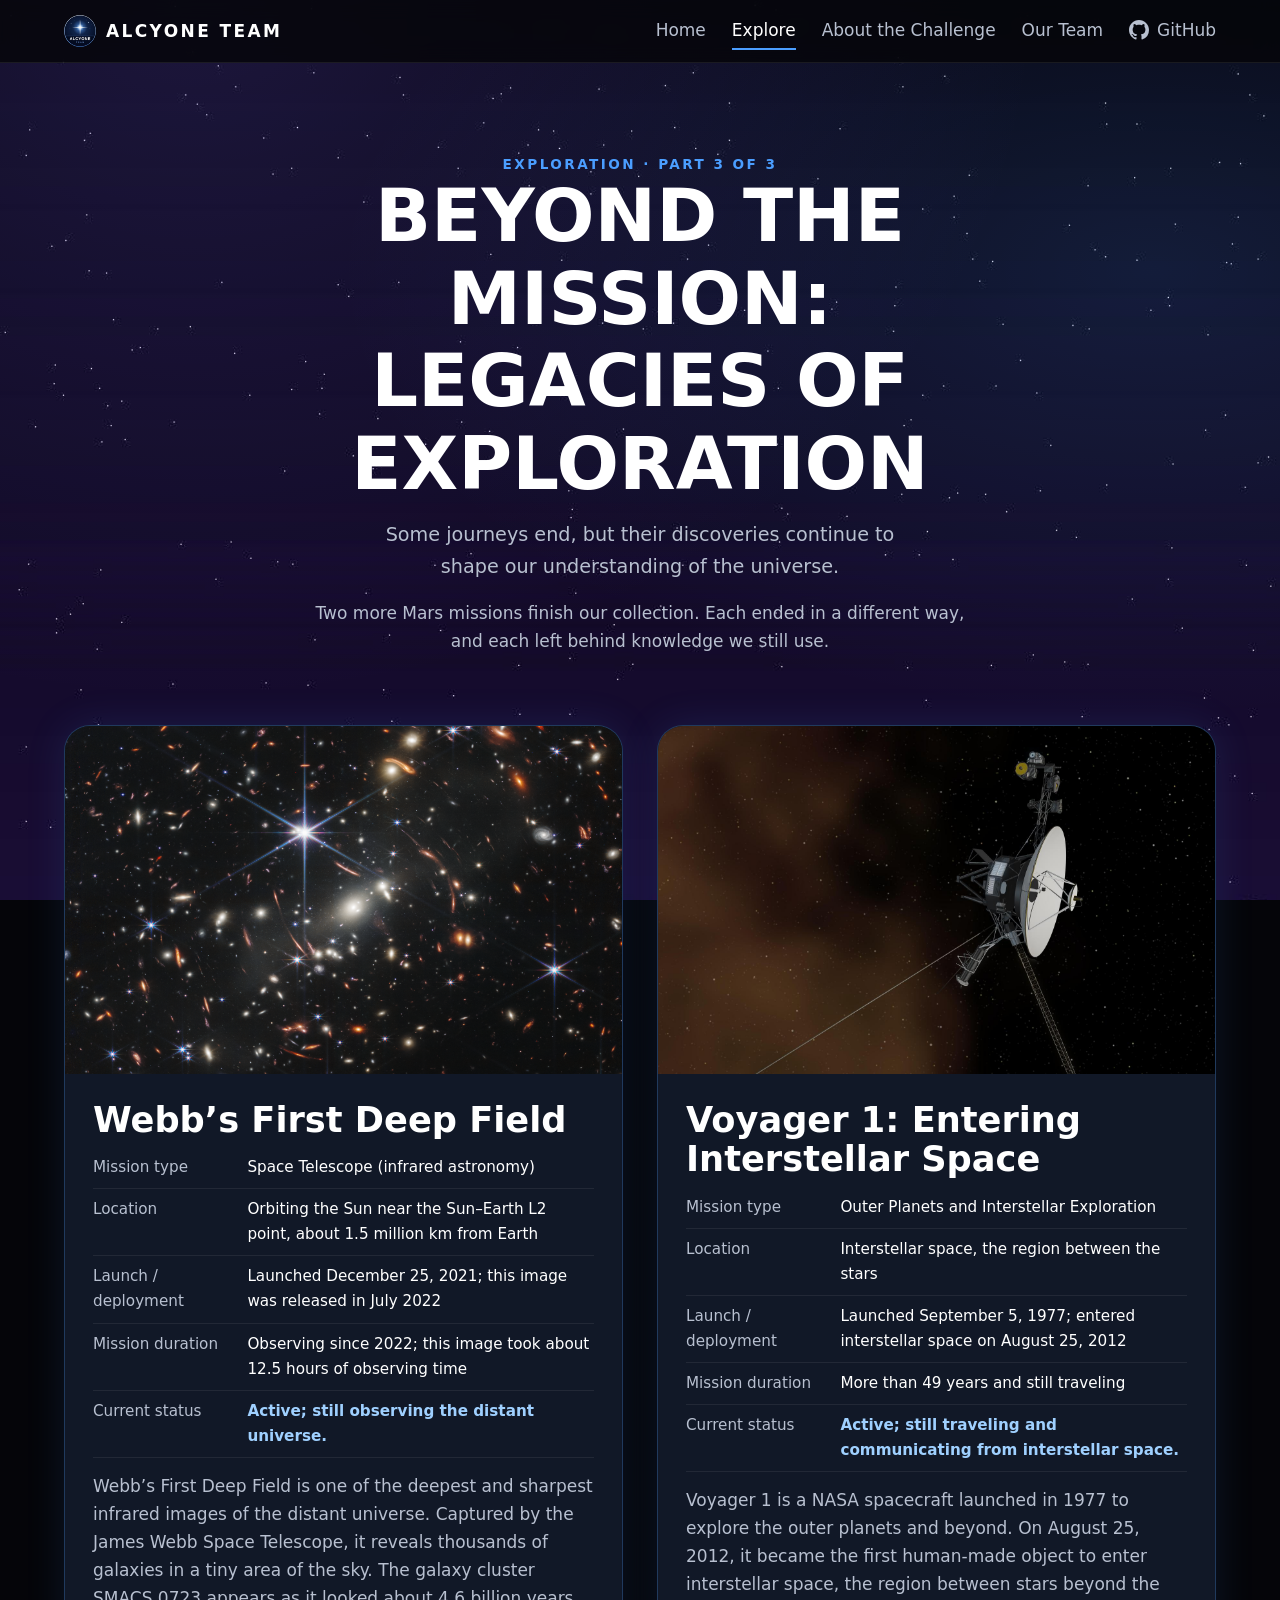
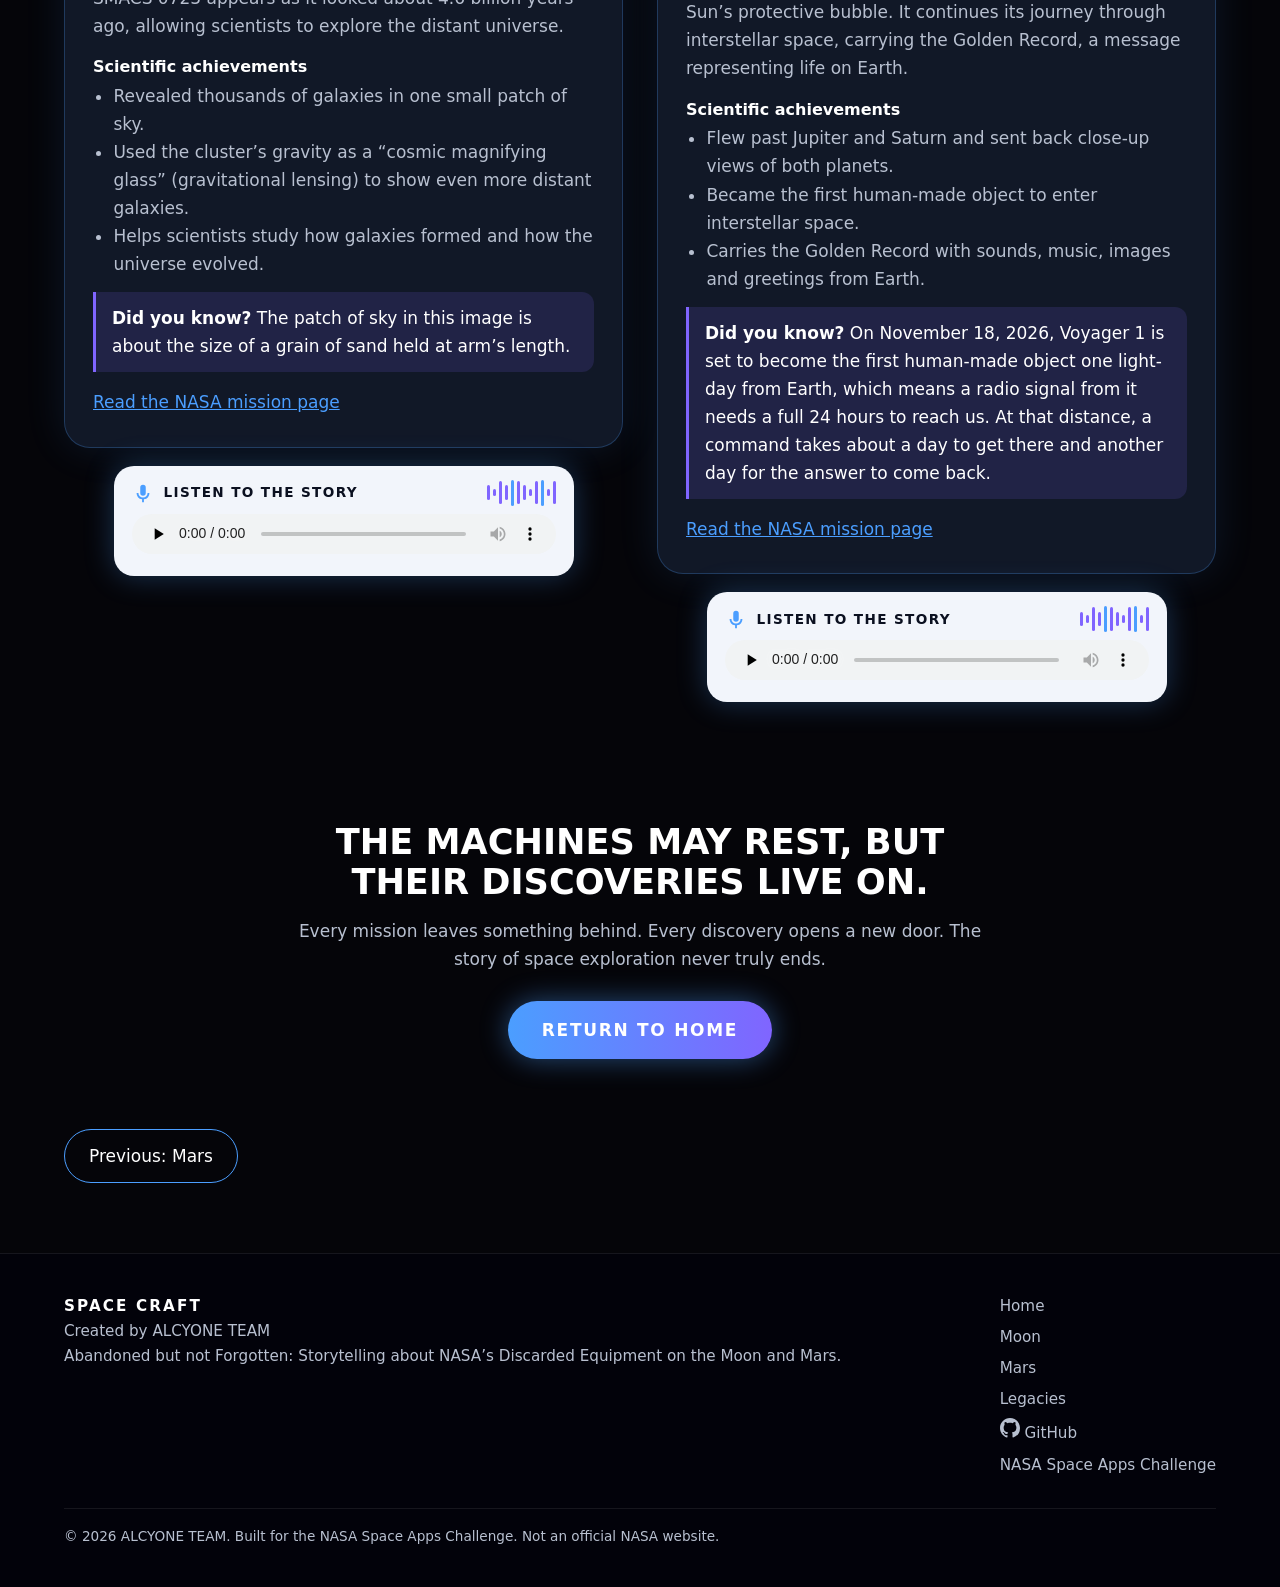
<file: exploration-3.html>
<!doctype html>
<html lang="en">
  <head>
    <meta charset="utf-8" />
    <meta name="viewport" content="width=device-width, initial-scale=1" />
    <title>Beyond The Mission: Legacies Of Exploration</title>
    <link rel="stylesheet" href="css/style.css" />
    <link rel="icon" type="image/png" href="images/photo_2026-10-27_21-55-32-removebg-preview.png" />

  </head>
  <body class="">
    <header class="nav">
      <a class="brand" href="index.html"
        ><img
          src="images/photo_2026-10-27_21-55-32-removebg-preview.png"
          alt="ALCYONE TEAM logo"
          width="32"
          height="32"
        />ALCYONE TEAM</a
      ><input type="checkbox" id="mt" class="mt" /><label
        for="mt"
        class="mb"
        aria-label="Menu"
        ><span></span
      ></label>
            <nav>
        <a href="index.html">Home</a>
        <a href="exploration-1.html" aria-current="page">Explore</a>
        <a href="index.html#about">About the Challenge</a>
        <a href="index.html#team">Our Team</a>
        <a href="https://github.com/shahdsaad-ly/ALCYONE-TEAM---NASA-SPACE-APPS-CHALLENGE-2026"
            class="nav-github" target="_blank" rel="noopener"
            aria-label="Team ALCYONE on GitHub">
            <svg viewBox="0 0 16 16" width="20" height="20" fill="currentColor" aria-hidden="true">
            <path d="M8 0C3.58 0 0 3.58 0 8c0 3.54 2.29 6.53 5.47 7.59.4.07.55-.17.55-.38 0-.19-.01-.82-.01-1.49-2.01.37-2.53-.49-2.69-.94-.09-.23-.48-.94-.82-1.13-.28-.15-.68-.52-.01-.53.63-.01 1.08.58 1.23.82.72 1.21 1.87.87 2.33.66.07-.52.28-.87.51-1.07-1.78-.2-3.64-.89-3.64-3.95 0-.87.31-1.59.82-2.15-.08-.2-.36-1.02.08-2.12 0 0 .67-.21 2.2.82.64-.18 1.32-.27 2-.27.68 0 1.36.09 2 .27 1.53-1.04 2.2-.82 2.2-.82.44 1.1.16 1.92.08 2.12.51.56.82 1.27.82 2.15 0 3.07-1.87 3.75-3.65 3.95.29.25.54.73.54 1.48 0 1.07-.01 1.93-.01 2.2 0 .21.15.46.55.38A8.013 8.013 0 0016 8c0-4.42-3.58-8-8-8z"/>
            </svg>
            <span>GitHub</span>
        </a>
        </nav>
    </header>
    <main>
      <section class="ph1">
        <p class="ident">Exploration · Part 3 of 3</p>
        <h1>BEYOND THE MISSION: LEGACIES OF EXPLORATION</h1>
        <p class="sub">
          Some journeys end, but their discoveries continue to shape our
          understanding of the universe.
        </p>
        <p class="intro">
          Two more Mars missions finish our collection. Each ended in a
          different way, and each left behind knowledge we still use.
        </p>
      </section>
      <section class="pair">
        <article class="item">
          <div class="card">
            <img
              class="shot"
              src="images/Webb’s-First-Deep-Field.png"
              alt="Thousands of distant galaxies captured by NASA’s James Webb Space Telescope in the galaxy cluster SMACS 0723."
              loading="lazy"
            />
            <div class="cb">
              <h2>Webb’s First Deep Field</h2>
              <dl>
                <div>
                  <dt>Mission type</dt>
                  <dd>Space Telescope (infrared astronomy)</dd>
                </div>
                <div>
                  <dt>Location</dt>
                  <dd>Orbiting the Sun near the Sun–Earth L2 point, about 1.5 million km from Earth</dd>
                </div>
                <div>
                  <dt>Launch / deployment</dt>
                  <dd>Launched December 25, 2021; this image was released in July 2022</dd>
                </div>
                <div>
                  <dt>Mission duration</dt>
                  <dd>
                    Observing since 2022; this image took about 12.5 hours of observing time
                  </dd>
                </div>
                <div class="st">
                  <dt>Current status</dt>
                  <dd>
                    Active; still observing the distant universe.
                  </dd>
                </div>
              </dl>
              <p>
                Webb’s First Deep Field is one of the deepest and sharpest infrared images
                of the distant universe. Captured by the James Webb Space Telescope,
                it reveals thousands of galaxies in a tiny area of the sky.
                The galaxy cluster SMACS 0723 appears as it looked about 4.6 billion years ago,
                allowing scientists to explore the distant universe.
              </p>
              <h3>Scientific achievements</h3>
              <ul>
                <li>Revealed thousands of galaxies in one small patch of sky.</li>
                <li>Used the cluster’s gravity as a “cosmic magnifying glass” (gravitational lensing) to show even more distant galaxies.</li>
                <li>Helps scientists study how galaxies formed and how the universe evolved.</li>
              </ul>
              <p class="fact">
                <strong>Did you know?</strong> The patch of sky in this image is about the size of a grain of sand held at arm’s length.
              </p>
              <a
                class="src"
                href="https://science.nasa.gov/asset/webb/webbs-first-deep-field-nircam-image/"
                target="_blank"
                rel="noopener"
                >Read the NASA mission page</a
              >
            </div>
          </div>
          <div class="player">
            <div class="ph">
              <svg
                viewBox="0 0 24 24"
                width="22"
                height="22"
                aria-hidden="true"
              >
                <path
                  fill="#4B9EFF"
                  d="M12 15a3 3 0 0 0 3-3V6a3 3 0 0 0-6 0v6a3 3 0 0 0 3 3zm5-3a5 5 0 0 1-10 0H5a7 7 0 0 0 6 6.9V22h2v-3.1A7 7 0 0 0 19 12z"
                /></svg
              ><span>Listen to the story</span
              ><i class="wave" aria-hidden="true"
                ><b></b><b></b><b></b><b></b><b></b><b></b><b></b><b></b><b></b
                ><b></b><b></b><b></b
              ></i>
            </div>
            <audio controls preload="none">
              <source src="audio/Card5.mp3" type="audio/mpeg" />
              Your browser does not support audio playback.
            </audio>
          </div>
        </article>
        <article class="item">
          <div class="card">
            <img
              class="shot"
              src="images/phoenix-lander.jpg"
              alt="An artist’s concept of NASA’s Voyager 1 spacecraft traveling beyond the Sun’s protective bubble and entering interstellar space."
              loading="lazy"
            />
            <div class="cb">
              <h2>Voyager 1: Entering Interstellar Space</h2>
              <dl>
                <div>
                  <dt>Mission type</dt>
                  <dd>Outer Planets and Interstellar Exploration</dd>
                </div>
                <div>
                  <dt>Location</dt>
                  <dd>Interstellar space, the region between the stars</dd>
                </div>
                <div>
                  <dt>Launch / deployment</dt>
                  <dd>Launched September 5, 1977; entered interstellar space on August 25, 2012</dd>
                </div>
                <div>
                  <dt>Mission duration</dt>
                  <dd>
                    More than 49 years and still traveling
                  </dd>
                </div>
                <div class="st">
                  <dt>Current status</dt>
                  <dd>Active; still traveling and communicating from interstellar space.</dd>
                </div>
              </dl>
              <p>
                Voyager 1 is a NASA spacecraft launched in 1977 to explore the outer planets
                and beyond. On August 25, 2012, it became the first human-made object
                to enter interstellar space, the region between stars beyond
                the Sun’s protective bubble. It continues its journey through interstellar
                space, carrying the Golden Record, a message representing life on Earth.
              </p>
              <h3>Scientific achievements</h3>
              <ul>
                <li>
                  Flew past Jupiter and Saturn and sent back close-up views of both planets.
                </li>
                <li>Became the first human-made object to enter interstellar space.</li>
                <li>
                  Carries the Golden Record with sounds, music, images and greetings from Earth.
                </li>
              </ul>
              <p class="fact">
                <strong>Did you know?</strong> 
                On November 18, 2026, Voyager 1 is set to become the first human-made object one light-day from Earth, which means a radio signal from it needs a full 24 hours to reach us. At that distance, a command takes about a day to get there and another day for the answer to come back.
              </p>
              <a
                class="src"
                href="https://science.nasa.gov/mission/phoenix/"
                target="_blank"
                rel="noopener"
                >Read the NASA mission page</a
              >
            </div>
          </div>
          <div class="player">
            <div class="ph">
              <svg
                viewBox="0 0 24 24"
                width="22"
                height="22"
                aria-hidden="true"
              >
                <path
                  fill="#4B9EFF"
                  d="M12 15a3 3 0 0 0 3-3V6a3 3 0 0 0-6 0v6a3 3 0 0 0 3 3zm5-3a5 5 0 0 1-10 0H5a7 7 0 0 0 6 6.9V22h2v-3.1A7 7 0 0 0 19 12z"
                /></svg
              ><span>Listen to the story</span
              ><i class="wave" aria-hidden="true"
                ><b></b><b></b><b></b><b></b><b></b><b></b><b></b><b></b><b></b
                ><b></b><b></b><b></b
              ></i>
            </div>
            <audio controls preload="none">
              <source src="audio/Card6.mp3" type="audio/mpeg" />
              Your browser does not support audio playback.
            </audio>
          </div>
        </article>
      </section>
      <section class="closing">
        <h2>THE MACHINES MAY REST, BUT THEIR DISCOVERIES LIVE ON.</h2>
        <p>
          Every mission leaves something behind. Every discovery opens a new
          door. The story of space exploration never truly ends.
        </p>
        <a class="btn" href="index.html">RETURN TO HOME</a>
      </section>
      <div class="pager">
        <a class="pn" href="exploration-2.html">Previous: Mars</a>
      </div>
    </main>
    <footer class="foot">
      <div>
        <strong>SPACE CRAFT</strong>
        <p>Created by ALCYONE TEAM</p>
        <p>
          Abandoned but not Forgotten: Storytelling about NASA’s Discarded
          Equipment on the Moon and Mars.
        </p>
      </div>
      <div>
        <a href="index.html">Home</a><a href="exploration-1.html">Moon</a
        ><a href="exploration-2.html">Mars</a
        ><a href="exploration-3.html">Legacies</a
        >
        <a href="https://github.com/shahdsaad-ly/ALCYONE-TEAM---NASA-SPACE-APPS-CHALLENGE-2026"
            class="nav-github" target="_blank" rel="noopener"
            aria-label="Team ALCYONE on GitHub">
            <svg viewBox="0 0 16 16" width="20" height="20" fill="currentColor" aria-hidden="true">
            <path d="M8 0C3.58 0 0 3.58 0 8c0 3.54 2.29 6.53 5.47 7.59.4.07.55-.17.55-.38 0-.19-.01-.82-.01-1.49-2.01.37-2.53-.49-2.69-.94-.09-.23-.48-.94-.82-1.13-.28-.15-.68-.52-.01-.53.63-.01 1.08.58 1.23.82.72 1.21 1.87.87 2.33.66.07-.52.28-.87.51-1.07-1.78-.2-3.64-.89-3.64-3.95 0-.87.31-1.59.82-2.15-.08-.2-.36-1.02.08-2.12 0 0 .67-.21 2.2.82.64-.18 1.32-.27 2-.27.68 0 1.36.09 2 .27 1.53-1.04 2.2-.82 2.2-.82.44 1.1.16 1.92.08 2.12.51.56.82 1.27.82 2.15 0 3.07-1.87 3.75-3.65 3.95.29.25.54.73.54 1.48 0 1.07-.01 1.93-.01 2.2 0 .21.15.46.55.38A8.013 8.013 0 0016 8c0-4.42-3.58-8-8-8z"/>
            </svg>
            <span>GitHub</span>
        </a>
        <a
          href="https://www.spaceappschallenge.org/"
          target="_blank"
          rel="noopener"
          >NASA Space Apps Challenge</a
        >
      </div>
      <p class="copy">
        © 2026 ALCYONE TEAM. Built for the NASA Space Apps Challenge. Not an
        official NASA website.
      </p>
    </footer>
  </body>
</html>
</file>
<file: css/style.css>
* {
  box-sizing: border-box;
  margin: 0;
}
html {
  scroll-behavior: smooth;
  scroll-padding-top: 70px;
}
:root {
  --bg: #050509;
  --bg2: #101525;
  --card: #111827;
  --tx: #fff;
  --tx2: #b8c0d0;
  --b: #4b9eff;
  --p: #8065ff;
}
body {
  background: var(--bg);
  color: var(--tx);
  font:
    17px/1.65 "Segoe UI",
    system-ui,
    -apple-system,
    Helvetica,
    Arial,
    sans-serif;
  overflow-x: hidden;
  background-image:
    radial-gradient(
      ellipse at 15% 0,
      rgba(128, 101, 255, 0.18),
      transparent 55%
    ),
    radial-gradient(
      ellipse at 90% 30%,
      rgba(75, 158, 255, 0.14),
      transparent 50%
    ),
    url(../images/galaxy.jpg);
  background-attachment: fixed;
  background-size: cover;
}
nav a.nav-github {
  display: inline-flex;
  align-items: center;
  gap: .5rem;
}
nav a.nav-github:hover { color: #4da3ff; }

@media (max-width: 700px) {
  nav a.nav-github span { display: none; }
}
a {
  color: var(--b);
}
a:focus-visible,
summary:focus-visible,
audio:focus-visible,
label:focus-visible {
  outline: 3px solid var(--b);
  outline-offset: 3px;
}
img {
  max-width: 100%;
  height: auto;
  display: block;
}
.nav {
  position: sticky;
  top: 0;
  z-index: 9;
  display: flex;
  align-items: center;
  justify-content: space-between;
  gap: 16px;
  padding: 12px 5vw;
  background: rgba(5, 5, 9, 0.82);
  backdrop-filter: blur(10px);
  border-bottom: 1px solid rgba(255, 255, 255, 0.08);
  flex-wrap: wrap;
}
.brand {
  display: flex;
  gap: 10px;
  align-items: center;
  color: #fff;
  text-decoration: none;
  font-weight: 800;
  letter-spacing: 0.14em;
}
.brand img {
  border-radius: 50%;
}
.nav nav {
  display: flex;
  gap: 26px;
  flex-wrap: wrap;
}
.nav nav a {
  color: var(--tx2);
  text-decoration: none;
  padding: 4px 0;
  border-bottom: 2px solid transparent;
  transition:
    color 0.2s,
    border-color 0.2s;
}
.nav nav a:hover,
.nav nav a[aria-current] {
  color: #fff;
  border-color: var(--b);
}
.mt,
.mb {
  display: none;
}
h1,
h2,
h3 {
  line-height: 1.12;
}
h1 {
  font-size: clamp(2.2rem, 6vw, 4.6rem);
  font-weight: 800;
}
h2 {
  font-size: clamp(1.5rem, 3vw, 2.2rem);
}
.ident {
  color: var(--b);
  font-weight: 600;
  letter-spacing: 0.18em;
  font-size: 0.85rem;
  text-transform: uppercase;
}
.sub {
  color: var(--tx2);
  font-size: 1.2rem;
  max-width: 42ch;
  margin-top: 14px;
}
.btn {
  display: inline-block;
  margin-top: 28px;
  padding: 15px 34px;
  border-radius: 999px;
  background: linear-gradient(90deg, var(--b), var(--p));
  color: #fff;
  font-weight: 700;
  letter-spacing: 0.1em;
  text-decoration: none;
  box-shadow: 0 0 28px rgba(75, 158, 255, 0.45);
  transition:
    transform 0.2s,
    box-shadow 0.2s;
}
.btn:hover {
  transform: translateY(-2px);
  box-shadow: 0 0 42px rgba(128, 101, 255, 0.7);
}
.hero {
  display: grid;
  grid-template-columns: 1.1fr 0.9fr;
  align-items: center;
  gap: 30px;
  padding: 8vh 5vw;
  min-height: 82vh;
  max-width: 1300px;
  margin: auto;
}
.hero h1 {
  font-size: clamp(3rem, 9vw, 7rem);
  letter-spacing: 0.04em;
  margin: 10px 0;
}
.chal {
  font-size: clamp(1.1rem, 2.6vw, 1.8rem);
  font-weight: 700;
  letter-spacing: 0.12em;
}
.earth {
  width: 100%;
  max-width: 500px;
  aspect-ratio: 1;
  object-fit: cover;
  border-radius: 50%;
  margin: auto;
  box-shadow:
    0 0 90px rgba(75, 158, 255, 0.55),
    inset 0 0 60px #000;
}
.wrap {
  max-width: 1100px;
  margin: auto;
  padding: 80px 5vw;
}
.wrap > h2 {
  margin-bottom: 28px;
  letter-spacing: 0.06em;
}
.two {
  display: grid;
  grid-template-columns: 1fr 1fr;
  gap: 34px;
}
.lead {
  color: var(--tx2);
  font-size: 1.1rem;
  max-width: 62ch;
}
.tm {
  display: flex;
  gap: 40px;
  align-items: center;
  background: var(--bg2);
  border: 1px solid rgba(128, 101, 255, 0.35);
  border-radius: 28px;
  padding: 36px;
  box-shadow: 0 0 50px rgba(128, 101, 255, 0.15);
}
.tm img {
  width: 200px;
  border-radius: 24px;
  flex: none;
}
.tm p {
  color: var(--tx2);
  margin-top: 12px;
}
.tm .slogan {
  color: #fff;
  font-style: italic;
  font-size: 1.2rem;
}
.mh {
  margin: 56px 0 20px;
}
.members {
  list-style: none;
  padding: 0;
  display: grid;
  grid-template-columns: repeat(3, 1fr);
  gap: 20px;
}
.mem {
  background: var(--card);
  border-radius: 20px;
  padding: 24px;
  text-align: center;
  border: 1px solid rgba(255, 255, 255, 0.07);
}
.mem img {
  margin: 0 auto 12px;
  width: 96px;
  height: 96px;
  border-radius: 50%;
  object-fit: cover;
}
.mem p {
  color: var(--tx2);
}
.ph1 {
  text-align: center;
  padding: 10vh 5vw 40px;
  max-width: 900px;
  margin: auto;
}
.ph1 .sub,
.ph1 .intro {
  margin-inline: auto;
}
.intro {
  color: var(--tx2);
  max-width: 60ch;
  margin-top: 16px;
}
.pair {
  display: grid;
  grid-template-columns: 1fr 1fr;
  gap: 34px;
  max-width: 1300px;
  margin: auto;
  padding: 30px 5vw 60px;
  align-items: start;
}
.card {
  background: var(--card);
  border-radius: 26px;
  overflow: hidden;
  border: 1px solid rgba(75, 158, 255, 0.25);
  box-shadow: 0 0 40px rgba(75, 158, 255, 0.12);
  transition: box-shadow 0.3s;
}
.card:hover {
  box-shadow: 0 0 56px rgba(128, 101, 255, 0.35);
}
.shot {
  width: 100%;
  aspect-ratio: 16/10;
  object-fit: cover;
  background: var(--bg2);
}
.cb {
  padding: 26px 28px 30px;
}
.cb h2 {
  margin-bottom: 16px;
}
.cb h3 {
  font-size: 1rem;
  margin: 18px 0 6px;
}
dl {
  display: grid;
  gap: 8px;
  font-size: 0.95rem;
}
dl div {
  display: grid;
  grid-template-columns: 9.5em 1fr;
  gap: 10px;
  padding-bottom: 8px;
  border-bottom: 1px solid rgba(255, 255, 255, 0.07);
}
dt {
  color: var(--tx2);
}
dd {
  margin: 0;
}
.st dd {
  color: #9fd0ff;
  font-weight: 600;
}
.cb p {
  color: var(--tx2);
  margin-top: 14px;
}
.cb ul {
  padding-left: 1.2em;
  color: var(--tx2);
}
.fact {
  background: rgba(128, 101, 255, 0.14);
  border-left: 3px solid var(--p);
  padding: 12px 16px;
  border-radius: 0 12px 12px 0;
  color: #fff !important;
}
.src {
  display: inline-block;
  margin-top: 16px;
}
.player {
  margin: 18px auto 0;
  max-width: 460px;
  background: #f2f5fb;
  border-radius: 20px;
  padding: 14px 18px;
  color: #0b1020;
  box-shadow: 0 0 30px rgba(75, 158, 255, 0.3);
}
.ph {
  display: flex;
  align-items: center;
  gap: 10px;
  font-weight: 700;
  font-size: 0.85rem;
  letter-spacing: 0.1em;
  text-transform: uppercase;
  margin-bottom: 8px;
}
.wave {
  display: flex;
  align-items: center;
  gap: 3px;
  height: 26px;
  margin-left: auto;
}
.wave b {
  width: 3px;
  background: var(--p);
  border-radius: 2px;
  height: 30%;
}
.wave b:nth-child(3n) {
  height: 90%;
}
.wave b:nth-child(3n + 1) {
  height: 55%;
}
.wave b:nth-child(5n) {
  height: 100%;
  background: var(--b);
}
audio {
  width: 100%;
  height: 40px;
}
.pager {
  display: flex;
  justify-content: space-between;
  gap: 16px;
  max-width: 1300px;
  margin: auto;
  padding: 0 5vw 70px;
  flex-wrap: wrap;
}
.pn {
  padding: 12px 24px;
  border: 1px solid var(--b);
  border-radius: 999px;
  text-decoration: none;
  color: #fff;
  transition: background 0.2s;
}
.pn:hover {
  background: rgba(75, 158, 255, 0.2);
}
.pager .pn:only-child {
  margin-left: 0;
}
.closing {
  text-align: center;
  max-width: 820px;
  margin: auto;
  padding: 60px 5vw 70px;
}
.closing p {
  color: var(--tx2);
  margin-top: 16px;
}
.foot {
  background: #02020a;
  border-top: 1px solid rgba(255, 255, 255, 0.08);
  padding: 40px 5vw;
  display: flex;
  justify-content: space-between;
  gap: 30px;
  flex-wrap: wrap;
  color: var(--tx2);
  font-size: 0.95rem;
}
.foot div:last-of-type {
  display: flex;
  flex-direction: column;
  gap: 6px;
}
.foot strong {
  color: #fff;
  letter-spacing: 0.14em;
}
.foot a {
  text-decoration: none;
  color: var(--tx2);
}
.foot a:hover {
  color: #fff;
}
.copy {
  width: 100%;
  font-size: 0.85rem;
  border-top: 1px solid rgba(255, 255, 255, 0.08);
  padding-top: 16px;
}
@media (max-width: 860px) {
  .hero,
  .two,
  .pair {
    grid-template-columns: 1fr;
  }
  .hero {
    text-align: center;
    min-height: 0;
  }
  .hero .sub {
    margin-inline: auto;
  }
  .earth {
    max-width: 320px;
    grid-row: 1;
  }
  .members {
    grid-template-columns: 1fr 1fr;
  }
  .tm {
    flex-direction: column;
    text-align: center;
  }
  .mb {
    display: block;
    cursor: pointer;
    width: 40px;
    height: 40px;
    position: relative;
    margin-left: auto;
  }
  .mb span,
  .mb span:before,
  .mb span:after {
    position: absolute;
    left: 8px;
    width: 24px;
    height: 2px;
    background: #fff;
    content: "";
  }
  .mb span {
    top: 19px;
  }
  .mb span:before {
    top: -7px;
    left: 0;
  }
  .mb span:after {
    top: 7px;
    left: 0;
  }
  .nav nav {
    display: none;
    width: 100%;
    flex-direction: column;
    gap: 6px;
    padding-bottom: 8px;
  }
  .mt:checked ~ nav {
    display: flex;
  }
  dl div {
    grid-template-columns: 1fr;
  }
}
@media (max-width: 480px) {
  .members {
    grid-template-columns: 1fr;
  }
  .cb {
    padding: 20px;
  }
}
@media (prefers-reduced-motion: reduce) {
  * {
    transition: none !important;
    scroll-behavior: auto !important;
  }
}
</file>
